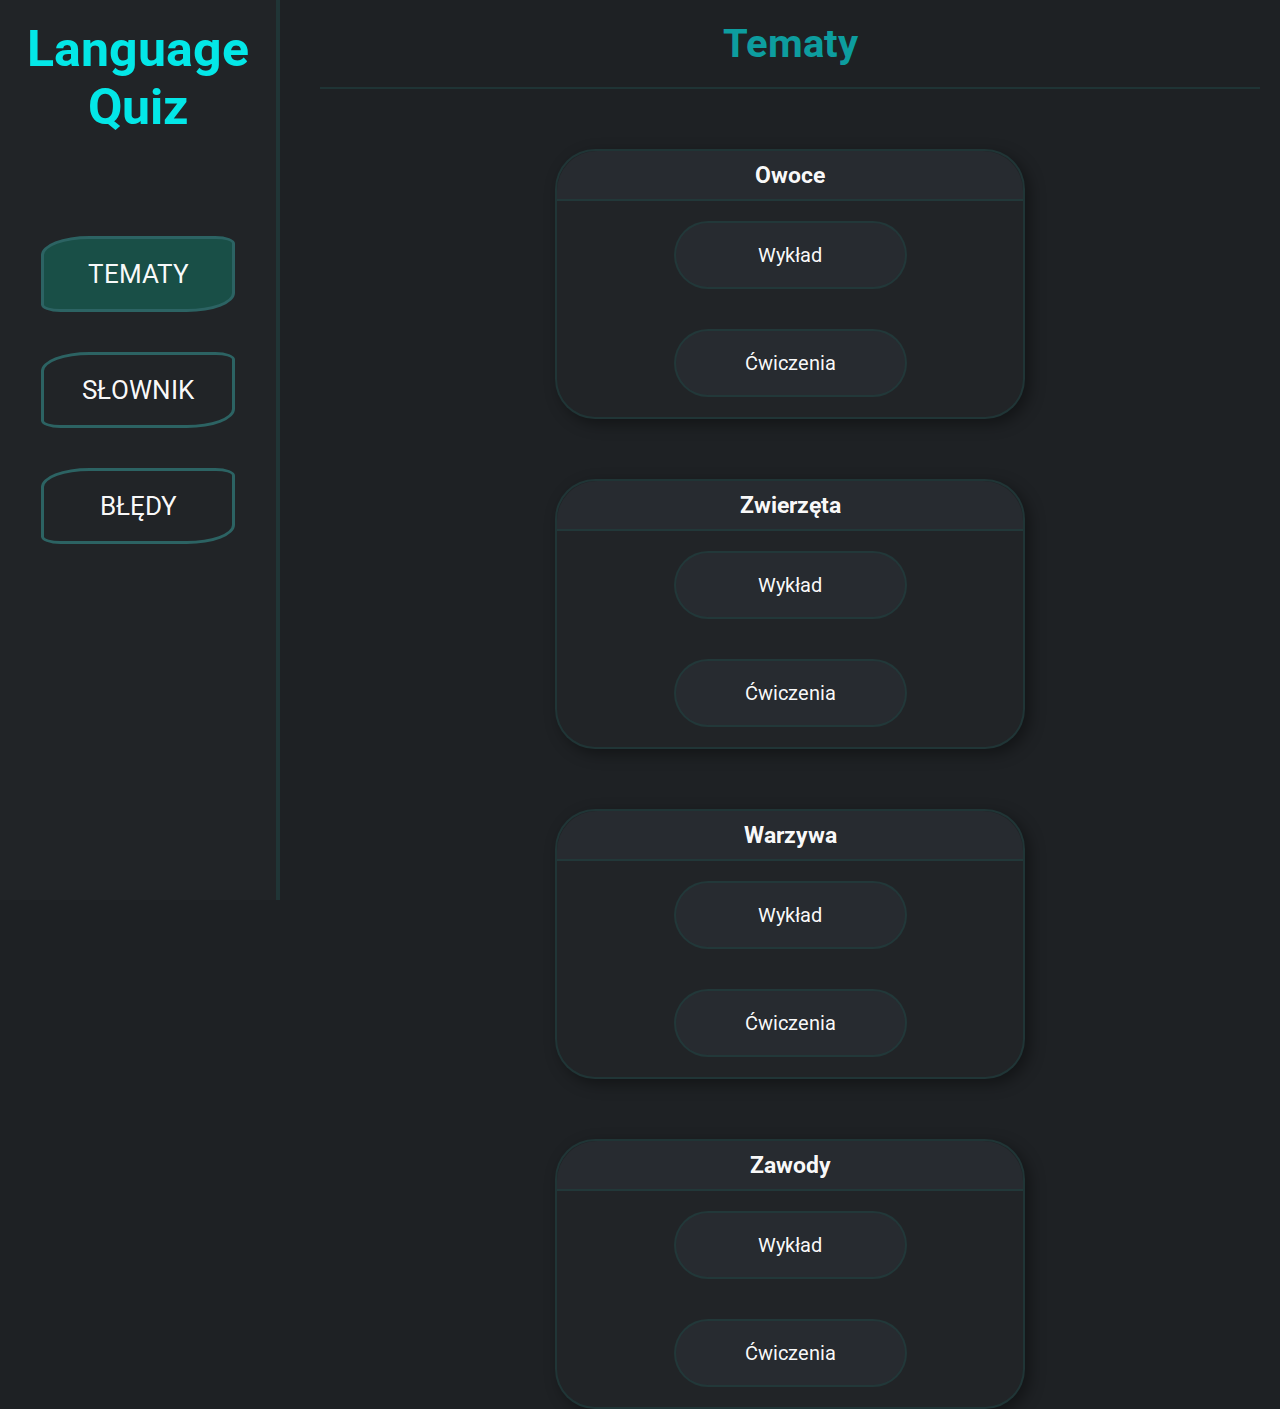
<file: index.html>
<!DOCTYPE html>
<html lang="en">
<head>
    <meta charset="UTF-8">
    <meta name="viewport" content="width=device-width, initial-scale=1.0">
    <title>Language Quiz</title>
    <link rel="stylesheet" href="style.css">
    <link rel="preconnect" href="https://fonts.googleapis.com">
    <link rel="preconnect" href="https://fonts.gstatic.com" crossorigin>
    <link href="https://fonts.googleapis.com/css2?family=Roboto:ital@1&display=swap" rel="stylesheet">
</head>

<body id="index-body">

    <nav>

        <h1>Language Quiz</h1>

        <ul id="menu-nav">
            <li class="nav-button" id="active"> <a href="index.html">TEMATY</a></li>
            <li class="nav-button"> <a href="dictionary.html">SŁOWNIK</a></li>
            <li class="nav-button"> <a onclick="changeSubject('mistakes')" href="mistakes.html">BŁĘDY</a></li>
        </ul>
        
    </nav>

    <main class="menu">

        <h1 id="menu-title">Tematy</h1>

        <ul id="subjects-list">

            <li class="subject-window">

                <ul class="subject">

                    <li class="subject-title">
                        <h3>Owoce</h3>
                    </li>
                    <li class="subject-content">
                        <a onclick="changeSubject('fruits')" href="lecture.html">Wykład</a>
                    </li>
                    <li class="subject-content">
                        <a  onclick="changeSubject('fruits')" href="excercise.html">Ćwiczenia</a>
                    </li>

                </ul>
            </li>

            <li class="subject-window">

                <ul class="subject">

                    <li class="subject-title">
                        <h3>Zwierzęta</h3>
                    </li>
                    <li class="subject-content">
                        <a onclick="changeSubject('animals')" href="lecture.html">Wykład</a>
                    </li>

                    <li class="subject-content">
                        <a onclick="changeSubject('animals')" href="excercise.html">Ćwiczenia</a>
                    </li>

                </ul>

            </li>

            <li class="subject-window">

                <ul class="subject">

                    <li class="subject-title">
                        <h3>Warzywa</h3>
                    </li>
                    <li class="subject-content">
                        <a onclick="changeSubject('vegetables')" href="lecture.html">Wykład</a>
                    </li>
                    <li class="subject-content">
                        <a onclick="changeSubject('vegetables')" href="excercise.html">Ćwiczenia</a>
                    </li>

                </ul>

            </li>
            
            <li class="subject-window">

                <ul class="subject">

                    <li class="subject-title">
                        <h3>Zawody</h3>
                    </li>
                    <li class="subject-content">
                        <a onclick="changeSubject('proffesions')" href="lecture.html">Wykład</a>
                    </li>
                    <li class="subject-content">
                        <a onclick="changeSubject('proffesions')" href="excercise.html">Ćwiczenia</a>
                    </li>

                </ul>

            </li>


        
        </ul>
    </main>
    <script src="database.js"></script>
    <script src="index.js"></script>
</body>
</html>
</file>
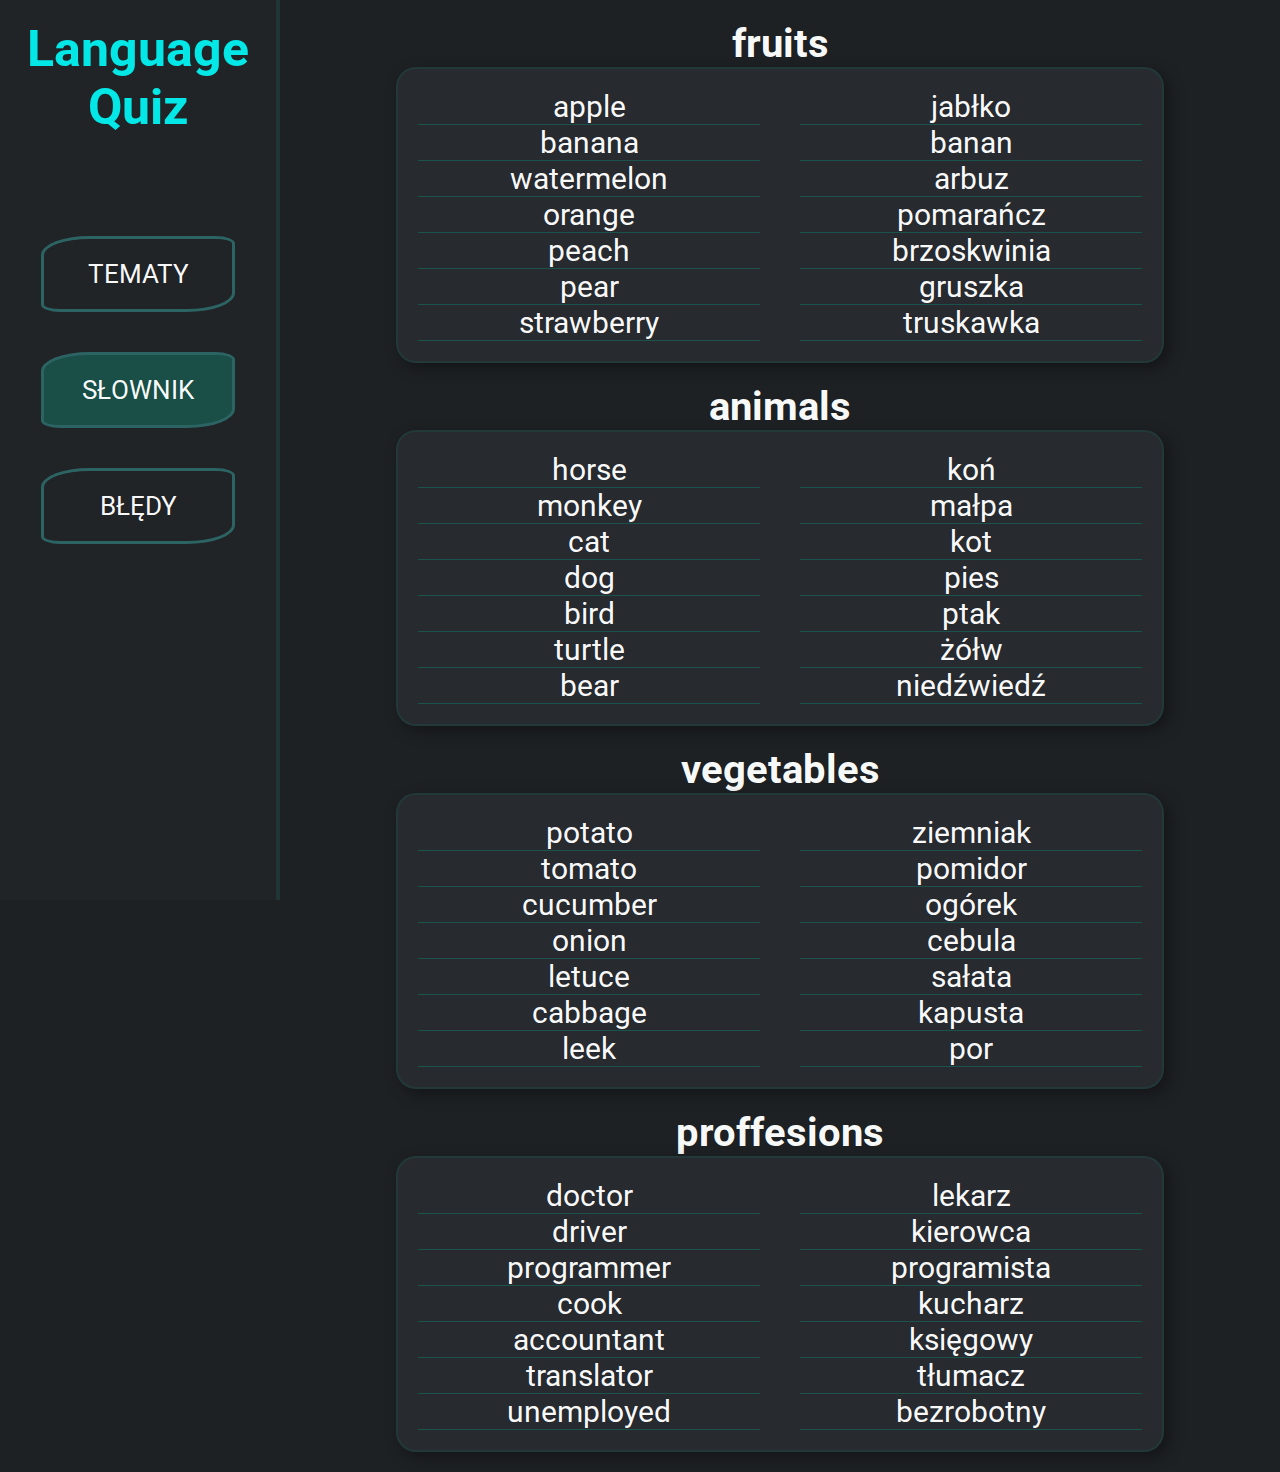
<file: dictionary.html>
<!DOCTYPE html>
<html lang="en">
<head>
    <meta charset="UTF-8">
    <meta name="viewport" content="width=device-width, initial-scale=1.0">
    <title>Language Quiz</title>
    <link rel="stylesheet" href="style.css">
    <link rel="preconnect" href="https://fonts.googleapis.com">
    <link rel="preconnect" href="https://fonts.gstatic.com" crossorigin>
    <link href="https://fonts.googleapis.com/css2?family=Roboto:ital@1&display=swap" rel="stylesheet">
</head>
<body id="dictionary-body">
    <nav>
        <h1>Language Quiz</h1>
        <ul id="menu-nav">
            <li class="nav-button"> <a href="index.html">TEMATY</a></li>
            <li class="nav-button" id="active"> <a href="dictionary.html">SŁOWNIK</a></li>
            <li class="nav-button"> <a onclick="changeSubject('mistakes')" href="mistakes.html">BŁĘDY</a></li>
        </ul>
    </nav>
    <main id="dictionary-menu">

        <div id='row'>
                
        </div>

    <main>
        <script src="database.js"></script>
        <script src="index.js"></script>
        <script src="dictionary.js"></script>
</body>
</html>
</file>
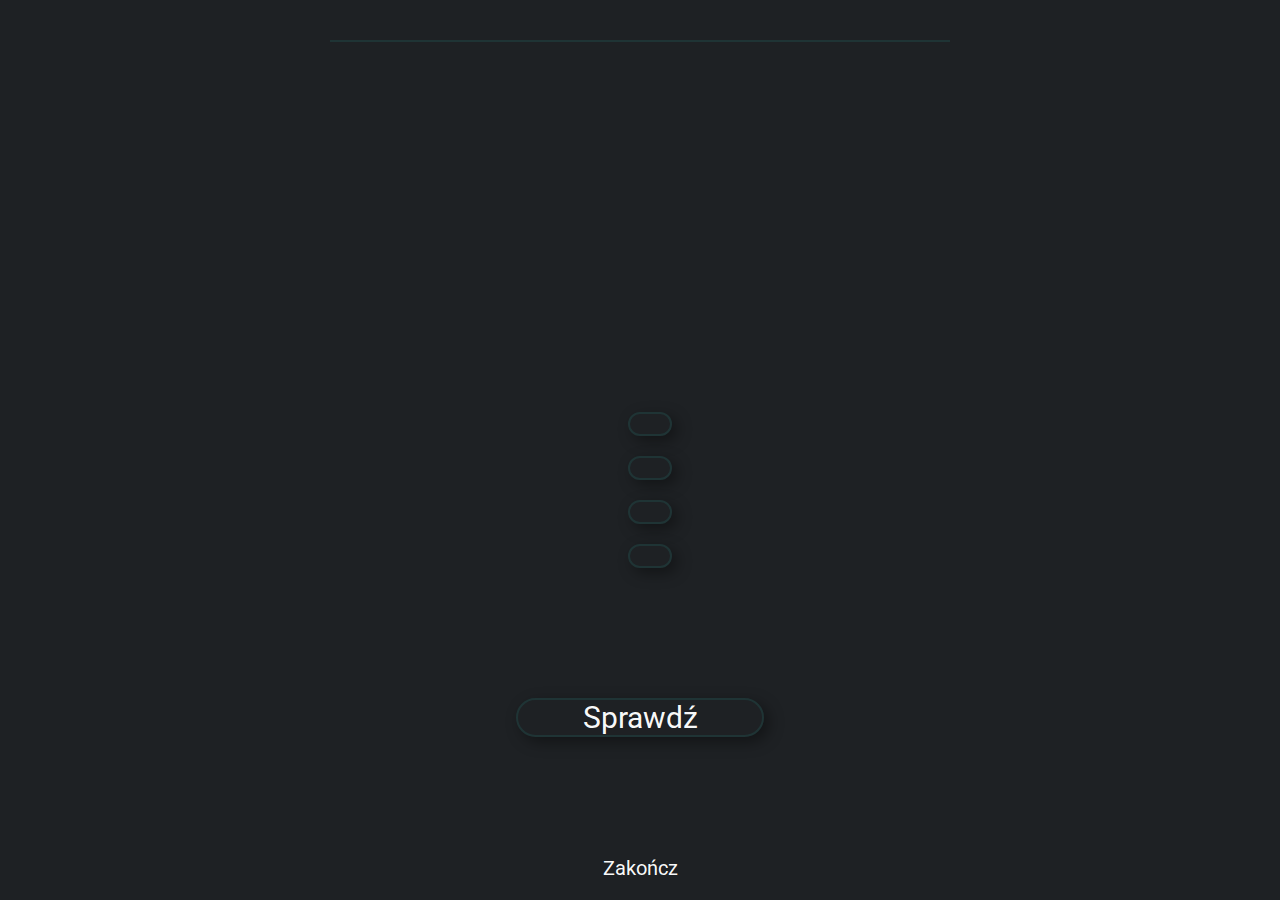
<file: excercise.html>
<!DOCTYPE html>
<html lang="en">
<head>
    <meta charset="UTF-8">
    <link rel="preconnect" href="https://fonts.googleapis.com">
    <link rel="preconnect" href="https://fonts.gstatic.com" crossorigin>
    <link href="https://fonts.googleapis.com/css2?family=Roboto:ital@1&display=swap" rel="stylesheet">
    <meta name="viewport" content="width=device-width, initial-scale=1.0">
    <link rel="stylesheet" href="style.css">
    <title>Language Quiz - Excercise</title>
</head>
<body id = "ex-body">
    <main id = "ex-main" class="main">

        <h1 id="ex-title" class="title"></h1>

        <div id="page-counter"></div>
        
        <p id = "ex-word"></p>
        <ul id ="answers">
            <li><button id="0" onclick="selectAns(this.id)"></button></li>
            <li><button id="1" onclick="selectAns(this.id)"></button></li>
            <li><button id="2" onclick="selectAns(this.id)"></button></li>
            <li><button id="3" onclick="selectAns(this.id)"></button></li>
        </ul>

        <button id="ex-check" onclick="checkAns(selectedAns, correctAnsPosGlobal)">Sprawdź</button>

        <div id = "ex-nav">
            <a class = "return-button" href = "index.html">Zakończ</a>
        </div>
        
    </main>

    <div id = "popup">
        <h2 id = "popup-header">Ukończone</h2>
        <a class = "return-button" href="index.html">Zamknij</a>
    </div>

    <div id="error-popup">
        <h2>Błędna odpowiedź</h2>
        <button onclick="hideError()">Ok</button>
    </div>

    <script src="index.js"></script>
    <script src="database.js"></script>
    <script src="excercise.js"></script>
</body>
</html>
</file>
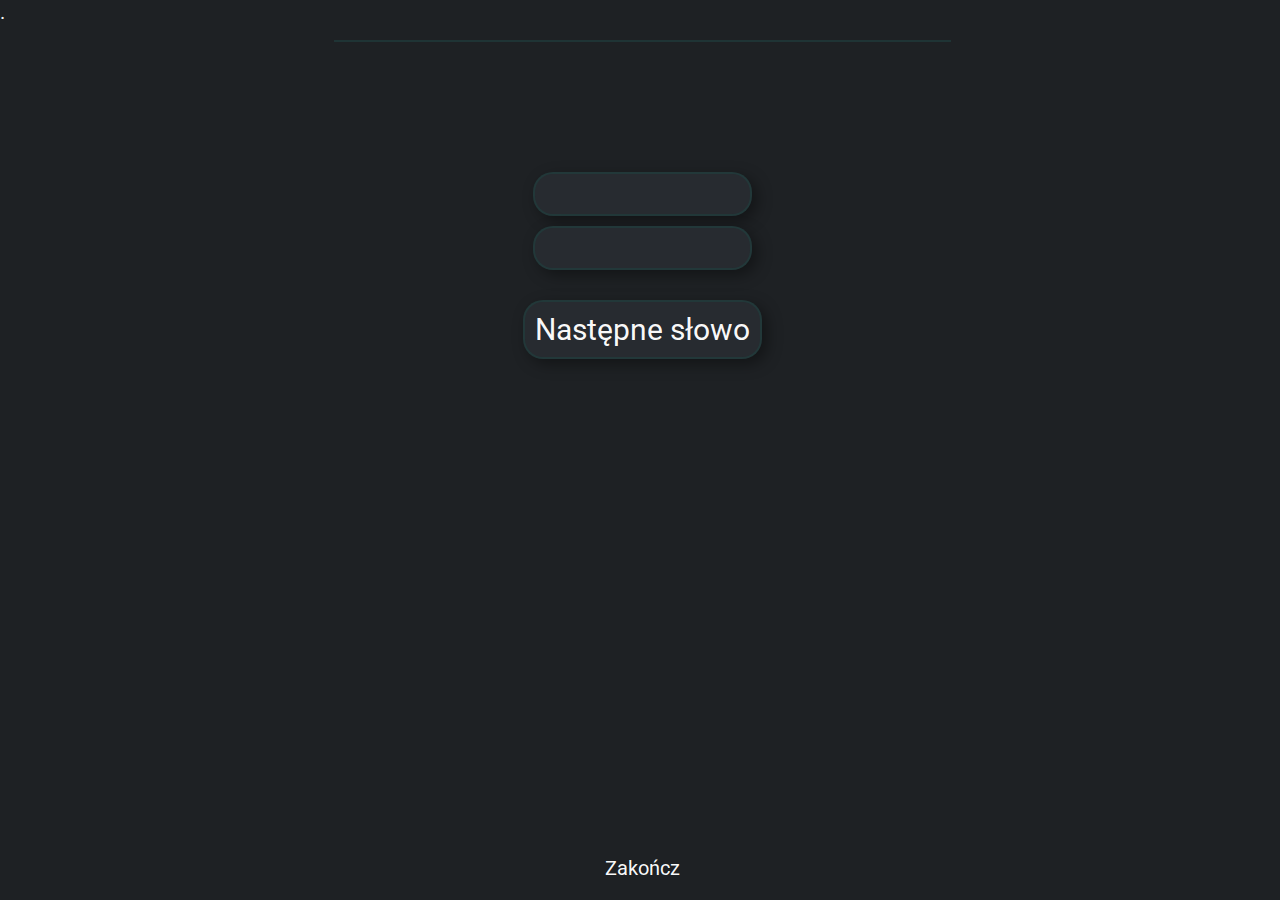
<file: lecture.html>
.<!DOCTYPE html>
<html lang="en">
<head>
    <meta charset="UTF-8">
    <link rel="preconnect" href="https://fonts.googleapis.com">
    <link rel="preconnect" href="https://fonts.gstatic.com" crossorigin>
    <link href="https://fonts.googleapis.com/css2?family=Roboto:ital@1&display=swap" rel="stylesheet">
    <meta name="viewport" content="width=device-width, initial-scale=1.0">
    <link rel="stylesheet" type="text/css" href="style.css">
    <title>Language Quiz - Lecture</title>
</head>
<body id="lecture-body">
    <main id = "lecture-main" class="main">

        <h1 id = "lecture-title" class="title"></h1>

        <div id="page-counter"></div>

        <div id = "lecture-content">
            <div id = "lecture-words">
                <div class="lecture-word" id = "lecture-word-pl">
                </div>
                <div class="lecture-word" id = "lecture-word">
                </div>

                <button id = "lecture-next-word" onclick="changePage();lecture(database[subject],databasePl[subject + 'Pl'])">Następne słowo</button>
            </div>
        </div>

        <div id = "lecture-nav">
            <a class = "return-button" href = "index.html">Zakończ</a>
        </div>

    </main>

    <div id = "popup">
        <h2>Ukończone</h2>
        <a class = "return-button" href="index.html">Zamknij</a>
    </div>

    <script src="database.js"></script>
    <script src="index.html"></script>
    <script src="lecture.js"></script>
</body>
</html>
</file>
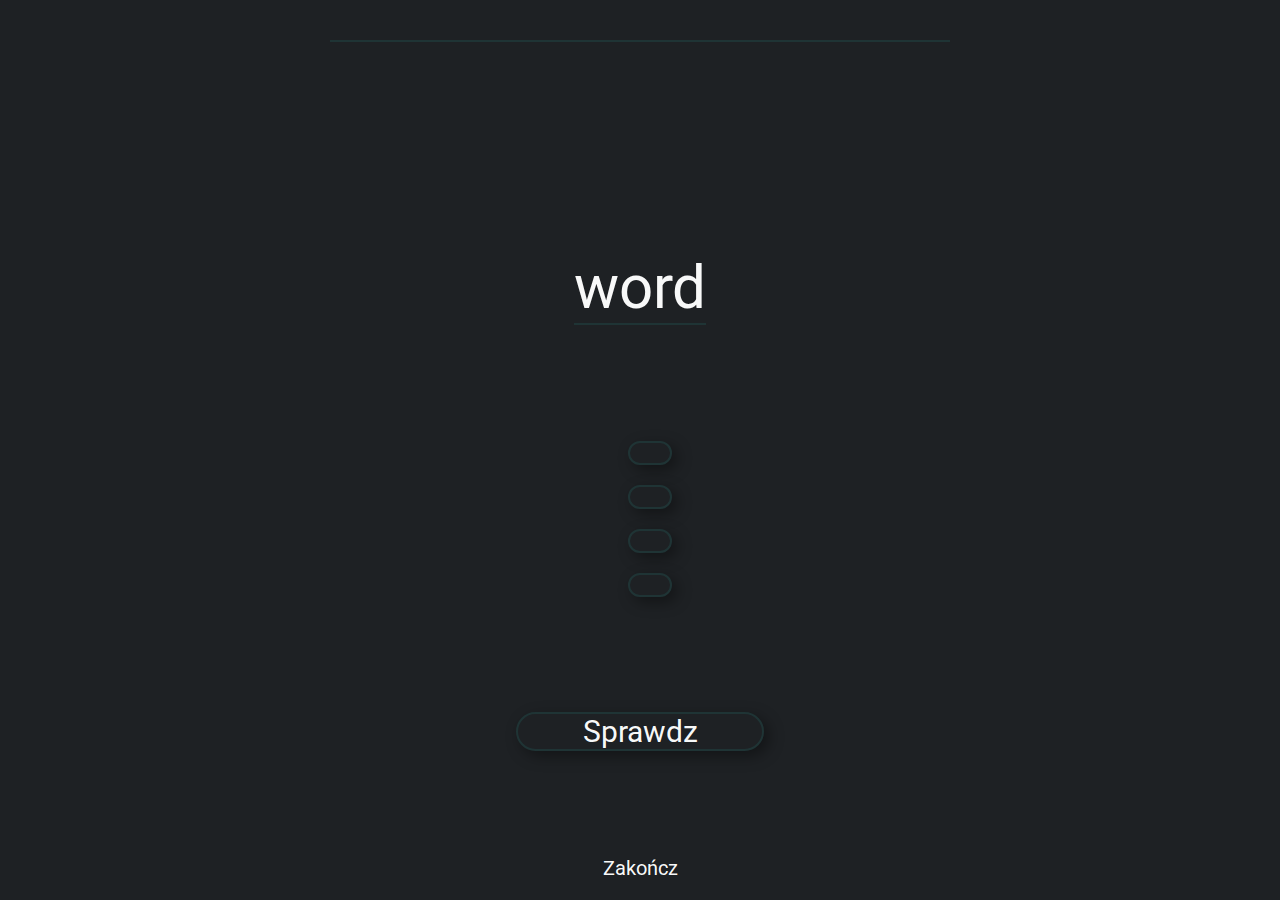
<file: mistakes.html>
<!DOCTYPE html>
<html lang="en">
<head>
    <meta charset="UTF-8">
    <link rel="preconnect" href="https://fonts.googleapis.com">
    <link rel="preconnect" href="https://fonts.gstatic.com" crossorigin>
    <link href="https://fonts.googleapis.com/css2?family=Roboto:ital@1&display=swap" rel="stylesheet">
    <meta name="viewport" content="width=device-width, initial-scale=1.0">
    <link rel="stylesheet" href="style.css">
    <title>Document</title>
</head>
<body id = "ex-body">
    <main id="ex-main" class="main">

        <h1 id="ex-title" class="title"></h1>

        <div id="page-counter"> </div>

        <p id = "ex-word">word</p>
        <ul id ="answers">
            <li><button id="0" onclick="selectAns(this.id)"></button></li>
            <li><button id="1" onclick="selectAns(this.id)"></button></li>
            <li><button id="2" onclick="selectAns(this.id)"></button></li>
            <li><button id="3" onclick="selectAns(this.id)"></button></li>
        </ul>

        <button id="ex-check" onclick="checkAns(selectedAns, correctAnsPosGlobal)">Sprawdz</button>

        <div id = "ex-nav">
            <a class = "return-button" href = "index.html">Zakończ</a>
        </div>
        
    </main>

    <div id = "popup">
        <h2 id = "popup-header">Ukończone</h2>
        <a class = "return-button" href="index.html">Zamknij</a>
    </div>

    <div id="error-popup">
        <h2>Błędna odpowiedź</h2>
        <button onclick="hideError()">Ok</button>
    </div>

    <script src="index.js"></script>
    <script src="database.js"></script>
    <script src="mistakes.js"></script>
</body>
</html>
</file>
<file: style.css>
:root{
    font-size: 20px;
    --default-border: hsla(180, 31%, 19%, 0.651) 2px solid;
    --default-bg-color-light: hsl(213, 10%, 17%);
    --default-bg-color-dark: hsl(210, 8%, 14%);
    --default-bg-color-cyan: hsla(170, 69%, 25%, 0.603);
    --default-box-shadow: 5px 5px 15px hsla(0, 0%, 0%, 0.384);
    --default-title-color: hsla(180, 100%, 50%, 0.568);

}
*{
    font-family: roboto;
    box-sizing: border-box;
    margin: 0;
    padding: 0;
    list-style-type: none;
    text-decoration: none;
    color:hsla(0, 0%, 100%, 0.973);
}
body{
    background-color: hsl(210, 9%, 13%);
    width:auto;
    height: 100vh;
    display:flex;
}


/* nav - index */
nav{
    background-color: var(--default-bg-color-dark);
    width: 14rem;
    text-align: center;
    height: 100vh;
    position: fixed;
    border-right: var(--default-border);
    border-width: 4px;
    padding-top:1rem;
}
nav h1{
    font-size: 2.5rem;
    color: hsla(180, 100%, 50%, 0.89)
}
#menu-nav{
    font-size: 1.3rem;
    margin-top: 5rem;
    display:flex;
    flex-direction: column;
    align-items: center;
    gap: 2rem;
}
#menu-nav li{
    width: 70%;
    border: hsl(180, 39%, 28%) 3px solid;
    border-radius: 25% 10%;
    transition: background-color 0.25s; 
}
.nav-button a{
    display: block;
    padding: 1rem;
}
.nav-button:hover{
    background-color: var(--default-bg-color-cyan);
}
#active{
    background-color: var(--default-bg-color-cyan);
}


/* Tematy */
.menu{
    margin-left:15rem;
    padding-left:1rem;
    padding-right:1rem;
    flex-grow: 1;
    text-align: center;
}
#menu-title{
    padding: 1rem;
    border-bottom: var(--default-border);
    color: var(--default-title-color);
}
#subjects-list{
    width: auto;
    padding-top: 3rem;
    display: flex;
    flex-direction: column;
    justify-content: space-evenly;
    align-items: center;
    gap: 3rem;
}
.subject-window{
    width: 50%;
    border: var(--default-border);
    border-radius: 40px;
    background-color: var(--default-bg-color-dark);
    display: flex;
    flex-direction: column;
    align-items: center;
    box-shadow: var(--default-box-shadow);
}
.subject{
    width:100%;
    display: flex;
    flex-direction: column;
    align-items: center;
}
.subject-title{
    padding-top: 0.5rem;
    padding-bottom: 0.5rem;
    border-bottom: var(--default-border);
    width: 100%;
    background-color: var(--default-bg-color-light);
    border-top-left-radius:40px;
    border-top-right-radius:40px;
}
.subject-content{
    border: var(--default-border);
    border-radius: 40px;
    width: 50%;
    overflow: clip;
    margin: 1rem;
    background-color: var(--default-bg-color-light);
}
.subject-content a{
    display:block;
    padding: 1rem;
    transition: background-color 0.5s;
}
.subject-content a:hover{
    background-color:var(--default-bg-color-cyan);
}


/* lecture & excercise */

.title{
    color: var(--default-title-color);
    border-bottom: var(--default-border);
    padding-bottom: 1rem; 
    width:50%;
}
.main{
    display: flex;
    flex-direction: column;
    justify-content: space-between;
    width: 100%;
    align-items: center;
    text-align: center;
    margin: 1rem;
}
.return-button{
    margin-bottom: auto;
}


/* lectures */
#lecture-main{
    gap: 3rem; 
}
#lecture-content{
    display:flex;
    flex: 1;
}
.lecture-word{
    font-size: 4rem;
    border: var(--default-border);
    margin: 0.5rem;
    padding: 1rem;
    background-color: var(--default-bg-color-light);
    box-shadow: var(--default-box-shadow);
    border-radius: 20px;
}
#lecture-next-word{
    border: none;
    background-color: transparent;
    cursor: pointer;
    font-size: 1.5rem;
    background-color: var(--default-bg-color-light);
    border: var(--default-border);
    box-shadow: var(--default-box-shadow);
    border-radius: 20px;
    padding: 0.5rem;
    margin-top: 1rem;
}
#lecture-next-word:hover{
    background-color:hsla(170, 69%, 25%, 0.603) ;
}


/* popup */
#popup{
    font-size: 2.5rem;
    padding: 1rem;
    box-shadow: var(--default-box-shadow);
    border: var(--default-border);
    border-radius: 10px;
    position: absolute;
    text-align: center;
    visibility: hidden;
}
.return-button{
    padding: 0.5rem;
    margin: 0.5rem;
}
.return-button:hover{
    color: hsl(354, 46%, 27%);
    transition: color 0.25s;
}
#answers li button{
    background-color: var(--default-bg-color-light);
    border: var(--default-border);
    box-shadow: var(--default-box-shadow);
    border-radius: 20px;
    cursor: pointer;
    background-color: transparent;
    width:100%;
    font-size: 2rem;
    padding: 0.5rem;
    margin:0.5rem;
}
#answers li button:hover{
    background-color:var(--default-bg-color-cyan);
    transition: background-color 0.5s;
}
#ex-word{
    font-size: 3rem;
    border-bottom: var(--default-border);
}
#ex-check{
    background-color: var(--default-bg-color-light);
    border: var(--default-border);
    box-shadow: var(--default-box-shadow);
    border-radius: 20px;
    cursor: pointer;
    background-color: transparent;
    font-size: 1.5rem;
    width: 20%;
}
#ex-check:hover{
    background-color: var(--default-bg-color-cyan);
    transition: background-color 0.5s;
}

/* error-popup */
#error-popup{
    text-align: center;
    position: absolute;
    visibility: hidden;
    border-top: hsla(0, 72%, 34%, 0.651) 2px solid;
    background-color: var(--default-bg-color-dark);
    width: 100%;
    font-size: 1.8rem;
    padding: 1rem;
    bottom: 0;
}
#error-popup button{
    box-shadow: 5px 5px 15px hsla(0, 0%, 0%, 0.384);
    border: hsla(0, 72%, 34%, 0.651) 4px solid;
    border-radius: 20px;
    cursor: pointer;
    font-size: 1.5rem;
    background-color: transparent;
    width: 10%;
    margin: 1rem;
}
#error-popup button:hover{
    background-color:hsla(0, 72%, 34%, 0.39);
    transition: background-color 0.5s;
}


/* dictionary */
#dictionary-menu{
    margin-left:14rem;
    padding: 1rem;
    width:100%;
}
.row{
  display: flex;
  flex-direction: row;
  flex-wrap: wrap;
  width: 100%;
}
.column{
  display: flex;
  flex-direction: column;
  flex-basis: 50%;
  /* border: red 1px solid; */
  text-align:center;
  align-items: center;
  justify-content: center;
}
.dictionary-ul{
    display:flex;
    background-color: hsl(213, 10%, 17%);
    border: hsla(180, 31%, 19%, 0.651) 2px solid;
    box-shadow: 5px 5px 15px hsla(0, 0%, 0%, 0.384);
    border-radius: 20px;
    text-align: center;
    width:80%;
    overflow: clip;
    font-size: 1.5rem;
    margin-bottom:1rem;
}
.dictionary-ul ul{
    padding:1rem;
    width:100%;
}
.dictionary-ul ul li{
    border-bottom: hsla(170, 69%, 25%, 0.603) 1px solid;
}
.sub-content-title{
    font-size:2rem;
}
</file>
